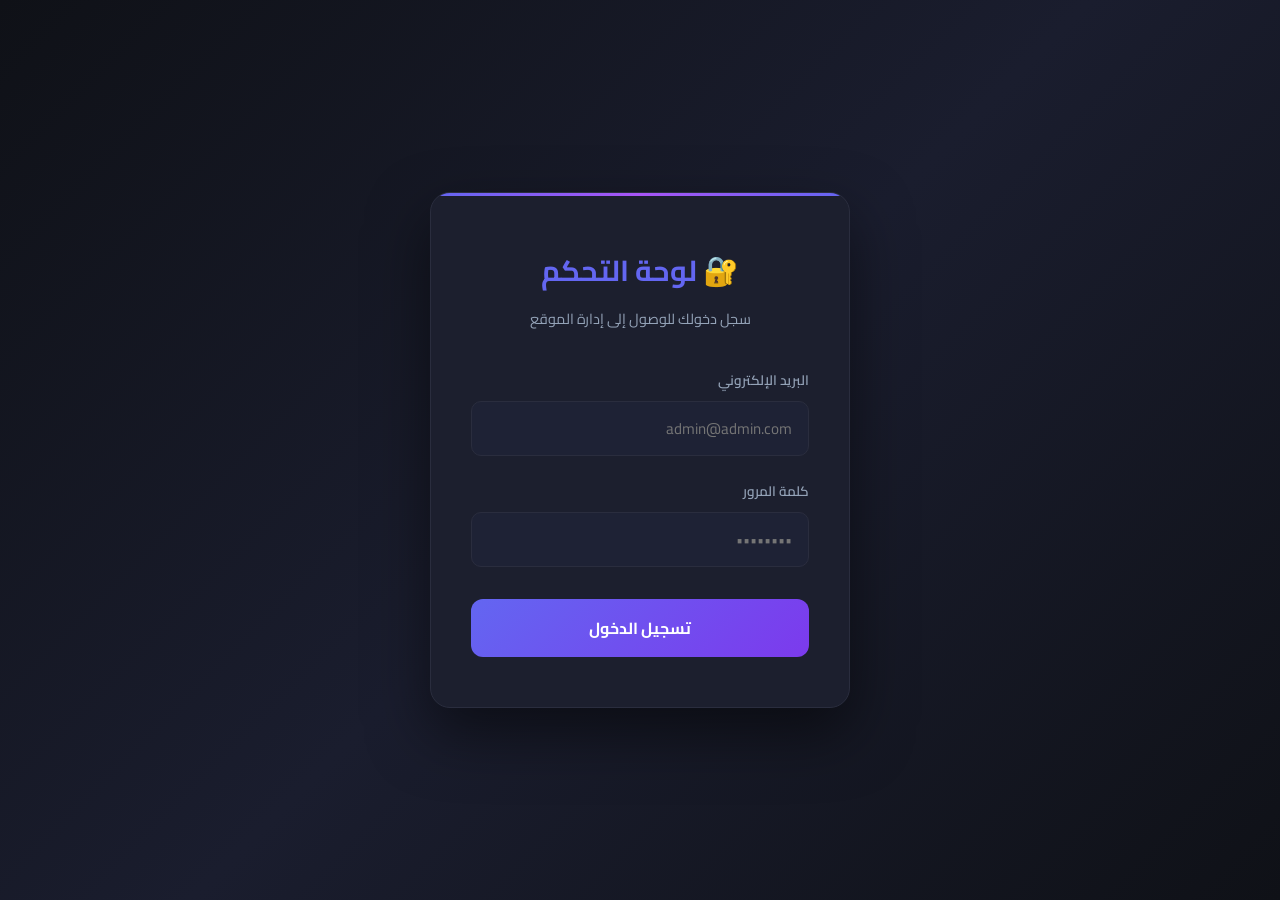
<file: admin/index.html>
<!DOCTYPE html>
<html lang="ar" dir="rtl">
<head>
    <meta charset="UTF-8">
    <meta name="viewport" content="width=device-width, initial-scale=1.0">
    <title>لوحة التحكم | الرئيسية</title>
    <link rel="stylesheet" href="css/admin.css">
</head>
<body>
    <div class="admin-layout">
        <!-- Sidebar -->
        <aside class="sidebar" id="sidebar">
            <div class="sidebar-header">
                <h2>⚡ محمد CMS</h2>
                <span>نظام إدارة المحتوى</span>
            </div>
            <nav class="sidebar-nav">
                <a href="index.html" class="active"><span class="nav-icon">📊</span> الرئيسية</a>
                <a href="projects.html"><span class="nav-icon">📁</span> المشاريع</a>
                <a href="categories.html"><span class="nav-icon">🏷️</span> التصنيفات</a>
                <a href="sections.html"><span class="nav-icon">📝</span> أقسام الموقع</a>
                <a href="media.html"><span class="nav-icon">🖼️</span> الصور</a>
            </nav>
            <div class="sidebar-footer">
                <a href="/" target="_blank" class="visit-site">🌐 زيارة الموقع</a>
                <button class="logout-btn" onclick="logout()">🚪 تسجيل الخروج</button>
            </div>
        </aside>

        <!-- Main Content -->
        <main class="main-content">
            <div class="main-header">
                <h1>📊 لوحة التحكم</h1>
                <button class="mobile-menu-toggle" onclick="toggleSidebar()">☰</button>
            </div>

            <!-- Stats -->
            <div class="stats-grid" id="stats-grid">
                <div class="stat-card">
                    <div class="stat-icon projects">📁</div>
                    <div class="stat-info">
                        <h3 id="projects-count">0</h3>
                        <p>المشاريع</p>
                    </div>
                </div>
                <div class="stat-card">
                    <div class="stat-icon categories">🏷️</div>
                    <div class="stat-info">
                        <h3 id="categories-count">0</h3>
                        <p>التصنيفات</p>
                    </div>
                </div>
                <div class="stat-card">
                    <div class="stat-icon images">🖼️</div>
                    <div class="stat-info">
                        <h3 id="images-count">0</h3>
                        <p>الصور المرفوعة</p>
                    </div>
                </div>
                <div class="stat-card">
                    <div class="stat-icon sections">📄</div>
                    <div class="stat-info">
                        <h3 id="sections-count">0</h3>
                        <p>الأقسام</p>
                    </div>
                </div>
            </div>

            <!-- Recent Projects -->
            <div class="card">
                <div class="card-header">
                    <h2>آخر المشاريع</h2>
                    <a href="projects.html" class="btn btn-outline btn-sm">عرض الكل</a>
                </div>
                <div class="table-container">
                    <table>
                        <thead>
                            <tr>
                                <th>الصورة</th>
                                <th>العنوان</th>
                                <th>التصنيف</th>
                                <th>التاريخ</th>
                            </tr>
                        </thead>
                        <tbody id="recent-projects"></tbody>
                    </table>
                </div>
            </div>
        </main>
    </div>

    <script src="js/admin.js"></script>
    <script>
        checkAuth();
        loadDashboard();

        async function loadDashboard() {
            try {
                const [projects, categories, sections, uploads] = await Promise.all([
                    apiGet('/api/projects'),
                    apiGet('/api/categories'),
                    apiGet('/api/sections'),
                    apiGet('/api/uploads')
                ]);

                document.getElementById('projects-count').textContent = projects.length;
                document.getElementById('categories-count').textContent = categories.length;
                document.getElementById('sections-count').textContent = sections.length;
                document.getElementById('images-count').textContent = uploads.length;

                // Recent projects (last 5)
                const recent = projects.slice(0, 5);
                const tbody = document.getElementById('recent-projects');
                if (recent.length === 0) {
                    tbody.innerHTML = '<tr><td colspan="4" style="text-align:center; padding:30px; color:var(--admin-text-muted);">لا توجد مشاريع بعد</td></tr>';
                } else {
                    tbody.innerHTML = recent.map(p => `
                        <tr>
                            <td>${p.image ? `<img src="${p.image}" alt="">` : '<span style="color:var(--admin-text-muted)">—</span>'}</td>
                            <td>${p.title}</td>
                            <td><span style="background:var(--admin-primary);color:#fff;padding:3px 10px;border-radius:20px;font-size:0.75rem;">${p.category?.name || '—'}</span></td>
                            <td style="color:var(--admin-text-muted);font-size:0.85rem;">${new Date(p.createdAt).toLocaleDateString('ar-EG')}</td>
                        </tr>
                    `).join('');
                }
            } catch (err) {
                console.error('Dashboard load error:', err);
            }
        }
    </script>
</body>
</html>
</file>
<file: admin/css/admin.css>
/* =========================================
   Admin Dashboard Styles
   Premium Dark Theme
   ========================================= */

@import url('https://fonts.googleapis.com/css2?family=Cairo:wght@400;600;700&display=swap');

:root {
    --admin-bg: #0f1117;
    --admin-sidebar: #161822;
    --admin-card: #1c1f2e;
    --admin-border: #2a2d3e;
    --admin-primary: #6366f1;
    --admin-primary-hover: #818cf8;
    --admin-success: #22c55e;
    --admin-danger: #ef4444;
    --admin-warning: #f59e0b;
    --admin-text: #e2e8f0;
    --admin-text-muted: #94a3b8;
    --admin-input-bg: #1e2235;
    --admin-shadow: 0 4px 20px rgba(0, 0, 0, 0.3);
    --admin-radius: 12px;
    --sidebar-width: 260px;
}

* {
    margin: 0;
    padding: 0;
    box-sizing: border-box;
}

body {
    font-family: 'Cairo', sans-serif;
    background-color: var(--admin-bg);
    color: var(--admin-text);
    direction: rtl;
    min-height: 100vh;
}

a { text-decoration: none; color: inherit; }
ul { list-style: none; }

/* =========================================
   Login Page
   ========================================= */
.login-page {
    min-height: 100vh;
    display: flex;
    align-items: center;
    justify-content: center;
    background: linear-gradient(135deg, #0f1117 0%, #1a1d2e 50%, #0f1117 100%);
    padding: 20px;
}

.login-container {
    background: var(--admin-card);
    border: 1px solid var(--admin-border);
    border-radius: 20px;
    padding: 50px 40px;
    width: 100%;
    max-width: 420px;
    box-shadow: 0 25px 60px rgba(0, 0, 0, 0.5);
    position: relative;
    overflow: hidden;
}

.login-container::before {
    content: '';
    position: absolute;
    top: 0;
    left: 0;
    right: 0;
    height: 3px;
    background: linear-gradient(90deg, var(--admin-primary), #a855f7, var(--admin-primary));
}

.login-logo {
    text-align: center;
    margin-bottom: 35px;
}

.login-logo h1 {
    font-size: 1.8rem;
    color: var(--admin-primary);
    margin-bottom: 8px;
}

.login-logo p {
    color: var(--admin-text-muted);
    font-size: 0.9rem;
}

.login-form .form-group {
    margin-bottom: 22px;
}

.login-form label {
    display: block;
    margin-bottom: 8px;
    font-weight: 600;
    font-size: 0.9rem;
    color: var(--admin-text-muted);
}

.login-form input {
    width: 100%;
    padding: 14px 18px;
    background: var(--admin-input-bg);
    border: 1px solid var(--admin-border);
    border-radius: var(--admin-radius);
    color: var(--admin-text);
    font-family: inherit;
    font-size: 1rem;
    transition: border-color 0.3s, box-shadow 0.3s;
    outline: none;
}

.login-form input:focus {
    border-color: var(--admin-primary);
    box-shadow: 0 0 0 3px rgba(99, 102, 241, 0.15);
}

.login-btn {
    width: 100%;
    padding: 14px;
    background: linear-gradient(135deg, var(--admin-primary), #7c3aed);
    color: #fff;
    border: none;
    border-radius: var(--admin-radius);
    font-family: inherit;
    font-size: 1rem;
    font-weight: 700;
    cursor: pointer;
    transition: transform 0.2s, box-shadow 0.3s;
    margin-top: 10px;
}

.login-btn:hover {
    transform: translateY(-2px);
    box-shadow: 0 8px 25px rgba(99, 102, 241, 0.35);
}

.login-error {
    background: rgba(239, 68, 68, 0.1);
    border: 1px solid rgba(239, 68, 68, 0.3);
    color: var(--admin-danger);
    padding: 12px;
    border-radius: 8px;
    text-align: center;
    font-size: 0.9rem;
    margin-bottom: 20px;
    display: none;
}

/* =========================================
   Dashboard Layout
   ========================================= */
.admin-layout {
    display: flex;
    min-height: 100vh;
}

/* Sidebar */
.sidebar {
    width: var(--sidebar-width);
    background: var(--admin-sidebar);
    border-left: 1px solid var(--admin-border);
    position: fixed;
    top: 0;
    right: 0;
    height: 100vh;
    display: flex;
    flex-direction: column;
    z-index: 100;
    transition: transform 0.3s ease;
}

.sidebar-header {
    padding: 25px 20px;
    border-bottom: 1px solid var(--admin-border);
    text-align: center;
}

.sidebar-header h2 {
    font-size: 1.3rem;
    color: var(--admin-primary);
    margin-bottom: 4px;
}

.sidebar-header span {
    font-size: 0.8rem;
    color: var(--admin-text-muted);
}

.sidebar-nav {
    flex: 1;
    padding: 15px 0;
    overflow-y: auto;
}

.sidebar-nav a {
    display: flex;
    align-items: center;
    gap: 12px;
    padding: 13px 22px;
    color: var(--admin-text-muted);
    font-weight: 600;
    font-size: 0.95rem;
    transition: all 0.2s;
    border-right: 3px solid transparent;
}

.sidebar-nav a:hover {
    background: rgba(99, 102, 241, 0.08);
    color: var(--admin-text);
}

.sidebar-nav a.active {
    background: rgba(99, 102, 241, 0.12);
    color: var(--admin-primary);
    border-right-color: var(--admin-primary);
}

.sidebar-nav a .nav-icon {
    font-size: 1.2rem;
    width: 28px;
    text-align: center;
}

.sidebar-footer {
    padding: 15px 20px;
    border-top: 1px solid var(--admin-border);
}

.sidebar-footer .logout-btn {
    display: flex;
    align-items: center;
    gap: 10px;
    width: 100%;
    padding: 12px 18px;
    background: rgba(239, 68, 68, 0.1);
    border: 1px solid rgba(239, 68, 68, 0.2);
    border-radius: var(--admin-radius);
    color: var(--admin-danger);
    font-family: inherit;
    font-weight: 600;
    cursor: pointer;
    transition: all 0.2s;
    font-size: 0.9rem;
}

.sidebar-footer .logout-btn:hover {
    background: rgba(239, 68, 68, 0.2);
}

/* Main Content */
.main-content {
    flex: 1;
    margin-right: var(--sidebar-width);
    padding: 30px;
    min-height: 100vh;
}

.main-header {
    display: flex;
    justify-content: space-between;
    align-items: center;
    margin-bottom: 30px;
    flex-wrap: wrap;
    gap: 15px;
}

.main-header h1 {
    font-size: 1.6rem;
    color: var(--admin-text);
}

.mobile-menu-toggle {
    display: none;
    background: var(--admin-card);
    border: 1px solid var(--admin-border);
    color: var(--admin-text);
    padding: 10px 15px;
    border-radius: 8px;
    font-size: 1.3rem;
    cursor: pointer;
}

/* Stats Cards */
.stats-grid {
    display: grid;
    grid-template-columns: repeat(auto-fit, minmax(220px, 1fr));
    gap: 20px;
    margin-bottom: 35px;
}

.stat-card {
    background: var(--admin-card);
    border: 1px solid var(--admin-border);
    border-radius: var(--admin-radius);
    padding: 25px;
    display: flex;
    align-items: center;
    gap: 18px;
    transition: transform 0.3s, box-shadow 0.3s;
}

.stat-card:hover {
    transform: translateY(-3px);
    box-shadow: var(--admin-shadow);
}

.stat-icon {
    width: 55px;
    height: 55px;
    border-radius: 14px;
    display: flex;
    align-items: center;
    justify-content: center;
    font-size: 1.5rem;
    flex-shrink: 0;
}

.stat-icon.projects { background: rgba(99, 102, 241, 0.15); color: var(--admin-primary); }
.stat-icon.categories { background: rgba(34, 197, 94, 0.15); color: var(--admin-success); }
.stat-icon.images { background: rgba(245, 158, 11, 0.15); color: var(--admin-warning); }
.stat-icon.sections { background: rgba(168, 85, 247, 0.15); color: #a855f7; }

.stat-info h3 {
    font-size: 1.8rem;
    margin-bottom: 2px;
    line-height: 1;
}

.stat-info p {
    color: var(--admin-text-muted);
    font-size: 0.85rem;
}

/* =========================================
   Common Components
   ========================================= */

/* Buttons */
.btn {
    display: inline-flex;
    align-items: center;
    gap: 8px;
    padding: 10px 20px;
    border-radius: var(--admin-radius);
    font-family: inherit;
    font-weight: 600;
    font-size: 0.9rem;
    cursor: pointer;
    border: none;
    transition: all 0.2s;
}

.btn-primary {
    background: linear-gradient(135deg, var(--admin-primary), #7c3aed);
    color: #fff;
}
.btn-primary:hover { transform: translateY(-1px); box-shadow: 0 5px 15px rgba(99, 102, 241, 0.3); }

.btn-success { background: var(--admin-success); color: #fff; }
.btn-success:hover { opacity: 0.9; }

.btn-danger { background: var(--admin-danger); color: #fff; }
.btn-danger:hover { opacity: 0.9; }

.btn-outline {
    background: transparent;
    border: 1px solid var(--admin-border);
    color: var(--admin-text);
}
.btn-outline:hover { border-color: var(--admin-primary); color: var(--admin-primary); }

.btn-sm { padding: 7px 14px; font-size: 0.8rem; }

/* Cards */
.card {
    background: var(--admin-card);
    border: 1px solid var(--admin-border);
    border-radius: var(--admin-radius);
    padding: 25px;
    margin-bottom: 25px;
}

.card-header {
    display: flex;
    justify-content: space-between;
    align-items: center;
    margin-bottom: 20px;
    flex-wrap: wrap;
    gap: 10px;
}

.card-header h2 {
    font-size: 1.2rem;
}

/* Table */
.table-container {
    overflow-x: auto;
}

table {
    width: 100%;
    border-collapse: collapse;
}

th, td {
    padding: 14px 16px;
    text-align: right;
    border-bottom: 1px solid var(--admin-border);
    font-size: 0.9rem;
}

th {
    color: var(--admin-text-muted);
    font-weight: 600;
    font-size: 0.8rem;
    text-transform: uppercase;
    letter-spacing: 0.5px;
}

tr:hover td {
    background: rgba(99, 102, 241, 0.04);
}

td img {
    width: 60px;
    height: 45px;
    object-fit: cover;
    border-radius: 8px;
}

.actions {
    display: flex;
    gap: 8px;
}

/* Forms */
.form-grid {
    display: grid;
    grid-template-columns: 1fr 1fr;
    gap: 20px;
}

.form-group {
    margin-bottom: 20px;
}

.form-group.full-width {
    grid-column: 1 / -1;
}

.form-group label {
    display: block;
    margin-bottom: 8px;
    font-weight: 600;
    font-size: 0.85rem;
    color: var(--admin-text-muted);
}

.form-group input,
.form-group select,
.form-group textarea {
    width: 100%;
    padding: 12px 16px;
    background: var(--admin-input-bg);
    border: 1px solid var(--admin-border);
    border-radius: 10px;
    color: var(--admin-text);
    font-family: inherit;
    font-size: 0.95rem;
    transition: border-color 0.3s, box-shadow 0.3s;
    outline: none;
}

.form-group input:focus,
.form-group select:focus,
.form-group textarea:focus {
    border-color: var(--admin-primary);
    box-shadow: 0 0 0 3px rgba(99, 102, 241, 0.12);
}

.form-group textarea {
    min-height: 100px;
    resize: vertical;
}

.form-group select {
    cursor: pointer;
    appearance: none;
    background-image: url("data:image/svg+xml,%3Csvg xmlns='http://www.w3.org/2000/svg' width='12' height='12' viewBox='0 0 12 12'%3E%3Cpath fill='%2394a3b8' d='M6 8L1 3h10z'/%3E%3C/svg%3E");
    background-repeat: no-repeat;
    background-position: left 14px center;
    padding-left: 35px;
}

/* Modal */
.modal-overlay {
    position: fixed;
    top: 0;
    left: 0;
    width: 100%;
    height: 100%;
    background: rgba(0, 0, 0, 0.6);
    backdrop-filter: blur(4px);
    display: flex;
    align-items: center;
    justify-content: center;
    z-index: 1000;
    opacity: 0;
    visibility: hidden;
    transition: all 0.3s;
    padding: 20px;
}

.modal-overlay.active {
    opacity: 1;
    visibility: visible;
}

.modal {
    background: var(--admin-card);
    border: 1px solid var(--admin-border);
    border-radius: 16px;
    width: 100%;
    max-width: 600px;
    max-height: 85vh;
    overflow-y: auto;
    transform: scale(0.9) translateY(20px);
    transition: transform 0.3s;
}

.modal-overlay.active .modal {
    transform: scale(1) translateY(0);
}

.modal-header {
    display: flex;
    justify-content: space-between;
    align-items: center;
    padding: 22px 25px;
    border-bottom: 1px solid var(--admin-border);
}

.modal-header h2 {
    font-size: 1.15rem;
}

.modal-close {
    width: 36px;
    height: 36px;
    border-radius: 50%;
    background: rgba(239, 68, 68, 0.1);
    border: none;
    color: var(--admin-danger);
    font-size: 1.2rem;
    cursor: pointer;
    display: flex;
    align-items: center;
    justify-content: center;
    transition: background 0.2s;
}

.modal-close:hover {
    background: rgba(239, 68, 68, 0.2);
}

.modal-body {
    padding: 25px;
}

.modal-footer {
    padding: 15px 25px 22px;
    display: flex;
    justify-content: flex-end;
    gap: 12px;
}

/* Toast Notification */
.toast {
    position: fixed;
    top: 25px;
    left: 50%;
    transform: translateX(-50%) translateY(-100px);
    padding: 14px 28px;
    border-radius: var(--admin-radius);
    font-weight: 600;
    font-size: 0.9rem;
    z-index: 9999;
    transition: transform 0.4s ease;
    box-shadow: 0 10px 30px rgba(0, 0, 0, 0.3);
}

.toast.show {
    transform: translateX(-50%) translateY(0);
}

.toast.success {
    background: var(--admin-success);
    color: #fff;
}

.toast.error {
    background: var(--admin-danger);
    color: #fff;
}

/* Media Grid (for upload page) */
.media-grid {
    display: grid;
    grid-template-columns: repeat(auto-fill, minmax(180px, 1fr));
    gap: 18px;
}

.media-item {
    position: relative;
    border-radius: var(--admin-radius);
    overflow: hidden;
    border: 1px solid var(--admin-border);
    background: var(--admin-input-bg);
    aspect-ratio: 1;
    cursor: pointer;
    transition: transform 0.2s, border-color 0.2s;
}

.media-item:hover {
    transform: translateY(-3px);
    border-color: var(--admin-primary);
}

.media-item img {
    width: 100%;
    height: 100%;
    object-fit: cover;
}

.media-item-actions {
    position: absolute;
    bottom: 0;
    left: 0;
    right: 0;
    background: linear-gradient(transparent, rgba(0,0,0,0.8));
    padding: 30px 12px 12px;
    display: flex;
    justify-content: space-between;
    align-items: flex-end;
    opacity: 0;
    transition: opacity 0.2s;
}

.media-item:hover .media-item-actions {
    opacity: 1;
}

.media-item-actions button {
    padding: 6px 10px;
    border-radius: 6px;
    border: none;
    font-family: inherit;
    font-size: 0.75rem;
    cursor: pointer;
    font-weight: 600;
}

.copy-link-btn {
    background: var(--admin-primary);
    color: #fff;
}

.delete-media-btn {
    background: var(--admin-danger);
    color: #fff;
}

/* Upload Zone */
.upload-zone {
    border: 2px dashed var(--admin-border);
    border-radius: var(--admin-radius);
    padding: 50px;
    text-align: center;
    cursor: pointer;
    transition: border-color 0.3s, background 0.3s;
    margin-bottom: 25px;
}

.upload-zone:hover,
.upload-zone.drag-over {
    border-color: var(--admin-primary);
    background: rgba(99, 102, 241, 0.05);
}

.upload-zone .upload-icon {
    font-size: 3rem;
    margin-bottom: 15px;
}

.upload-zone p {
    color: var(--admin-text-muted);
    font-size: 0.95rem;
}

.upload-zone .upload-hint {
    font-size: 0.8rem;
    margin-top: 8px;
    color: var(--admin-text-muted);
    opacity: 0.7;
}

/* Section Editor */
.section-tabs {
    display: flex;
    gap: 10px;
    margin-bottom: 25px;
    flex-wrap: wrap;
}

.section-tab {
    padding: 10px 22px;
    background: var(--admin-input-bg);
    border: 1px solid var(--admin-border);
    border-radius: var(--admin-radius);
    color: var(--admin-text-muted);
    font-family: inherit;
    font-weight: 600;
    cursor: pointer;
    transition: all 0.2s;
}

.section-tab.active {
    background: var(--admin-primary);
    color: #fff;
    border-color: var(--admin-primary);
}

.section-panel {
    display: none;
}

.section-panel.active {
    display: block;
}

/* Image Preview */
.image-preview {
    width: 120px;
    height: 90px;
    border-radius: 8px;
    overflow: hidden;
    border: 1px solid var(--admin-border);
    margin-top: 10px;
}

.image-preview img {
    width: 100%;
    height: 100%;
    object-fit: cover;
}

/* Visit Site Button */
.visit-site {
    color: var(--admin-text-muted);
    font-size: 0.85rem;
    display: flex;
    align-items: center;
    gap: 6px;
    transition: color 0.2s;
}

.visit-site:hover {
    color: var(--admin-primary);
}

/* Empty State */
.empty-state {
    text-align: center;
    padding: 60px 20px;
    color: var(--admin-text-muted);
}

.empty-state .empty-icon {
    font-size: 3rem;
    margin-bottom: 15px;
    opacity: 0.5;
}

.empty-state p {
    font-size: 1rem;
    margin-bottom: 20px;
}

/* =========================================
   Responsive
   ========================================= */
@media (max-width: 768px) {
    .sidebar {
        transform: translateX(100%);
    }

    .sidebar.open {
        transform: translateX(0);
    }

    .main-content {
        margin-right: 0;
        padding: 20px;
    }

    .mobile-menu-toggle {
        display: block;
    }

    .form-grid {
        grid-template-columns: 1fr;
    }

    .stats-grid {
        grid-template-columns: repeat(2, 1fr);
    }

    .modal {
        max-width: 95%;
    }
}

@media (max-width: 480px) {
    .stats-grid {
        grid-template-columns: 1fr;
    }
}
</file>
